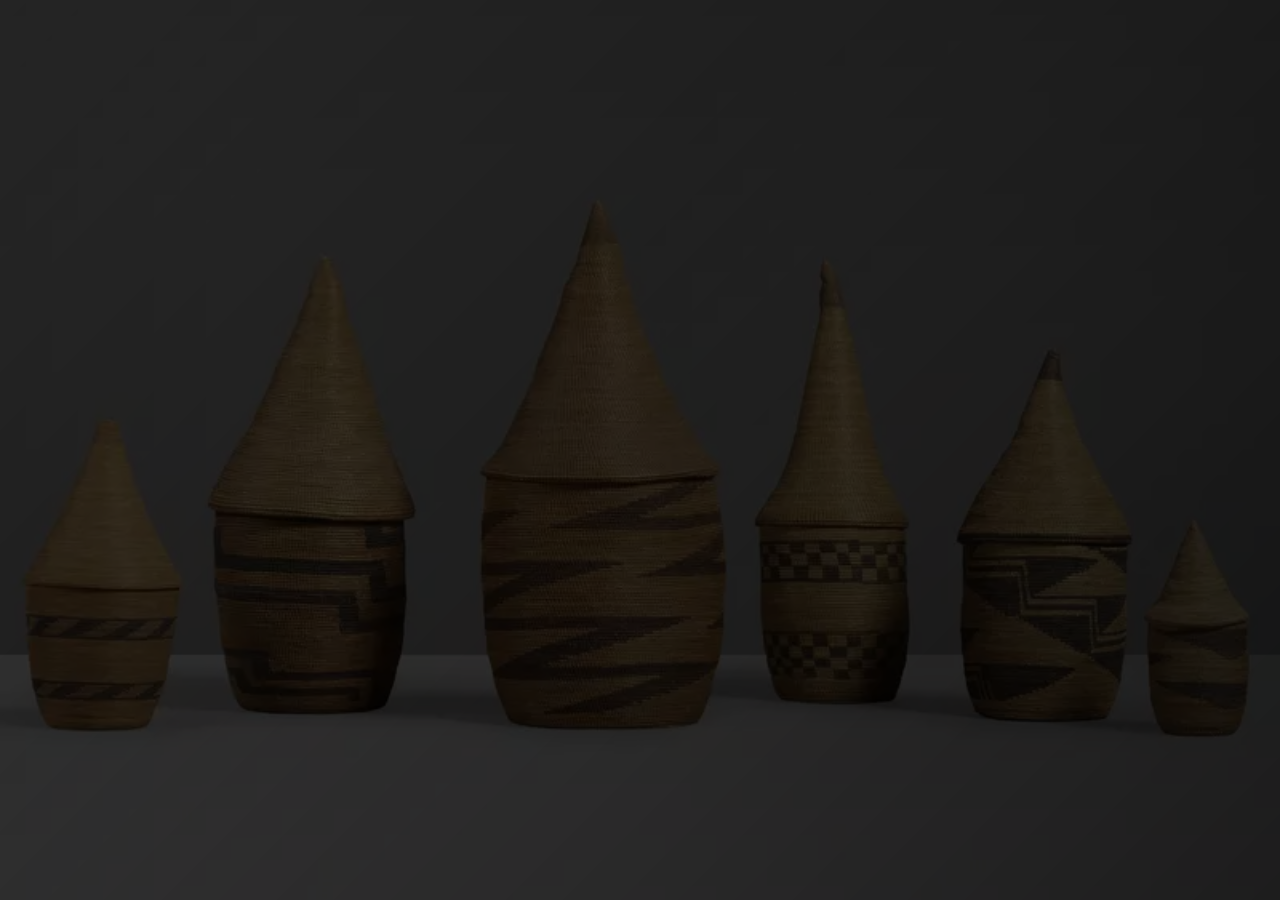
<file: home.html>
<!DOCTYPE html>
<html lang="en" >
<head>
  <meta charset="UTF-8" />
  <title>Home - Culinary Innovation Village Museum</title>
  <style>
    /* Reset */
    *, *::before, *::after {
      box-sizing: border-box;
      margin: 0;
      padding: 0;
    }

    html, body {
      height: 100%;
      font-family: 'Montserrat', 'Segoe UI', Tahoma, Geneva, Verdana, sans-serif;
      background: url('download.webp') no-repeat center center/cover;
      position: relative;
      color: #fff;
      overflow-x: hidden;
    }

    /* Overlay for darkening the background */
    body::before {
      content: "";
      position: fixed;
      inset: 0;
      background: linear-gradient(135deg, rgba(0,0,0,0.7) 0%, rgba(0,0,0,0.85) 100%);
      z-index: 0;
      pointer-events: none;
    }

    /* Container to center content */
    .container {
      position: relative;
      z-index: 1;
      min-height: 100vh;
      display: flex;
      flex-direction: column;
      justify-content: center;
      align-items: center;
      padding: 0 20px;
      text-align: center;
    }

    /* Heading style */
    h1 {
      font-size: clamp(2.5rem, 5vw, 4.5rem);
      font-weight: 900;
      letter-spacing: 0.15em;
      text-transform: uppercase;
      line-height: 1.1;
      margin-bottom: 1rem;
      animation: fadeInUp 1s ease forwards;
      opacity: 0;
    }

    /* Subtext style */
    p {
      font-size: clamp(1rem, 2vw, 1.5rem);
      max-width: 650px;
      margin-bottom: 3rem;
      font-weight: 500;
      color: #ddd;
      text-shadow: 0 2px 10px rgba(0,0,0,0.8);
      animation: fadeInUp 1.3s ease forwards;
      opacity: 0;
    }

    /* Navigation styles */
    nav {
      animation: fadeInUp 1.6s ease forwards;
      opacity: 0;
    }

    nav a {
      display: inline-block;
      padding: 14px 38px;
      font-size: 1.2rem;
      font-weight: 700;
      color: #fff;
      text-decoration: none;
      border: 2.5px solid #ffdd57;
      border-radius: 40px;
      background: transparent;
      box-shadow: 0 0 8px #ffdd57aa;
      transition: all 0.4s ease;
      cursor: pointer;
      letter-spacing: 0.08em;
      text-transform: uppercase;
    }

    nav a:hover,
    nav a:focus {
      background: #ffdd57;
      color: #222;
      box-shadow: 0 0 20px #ffdd57ff;
      transform: scale(1.05);
      outline: none;
    }

    /* Fade in animations */
    @keyframes fadeInUp {
      0% {
        opacity: 0;
        transform: translateY(30px);
      }
      100% {
        opacity: 1;
        transform: translateY(0);
      }
    }

    /* Responsive */
    @media (max-width: 480px) {
      h1 {
        font-size: 2rem;
      }
      p {
        font-size: 1rem;
      }
      nav a {
        padding: 12px 30px;
        font-size: 1rem;
      }
    }
  </style>
</head>
<body>
  <div class="container" role="main">
    <h1>Culinary Innovation Village Museum</h1>
    <p>Discover and explore a curated collection of historic artifacts that tell stories from across the globe.</p>
    <nav aria-label="Primary">
      <a href="gallery.html" role="button">Explore Gallery</a>
    </nav>
  </div>
</body>
</html>
</file>
